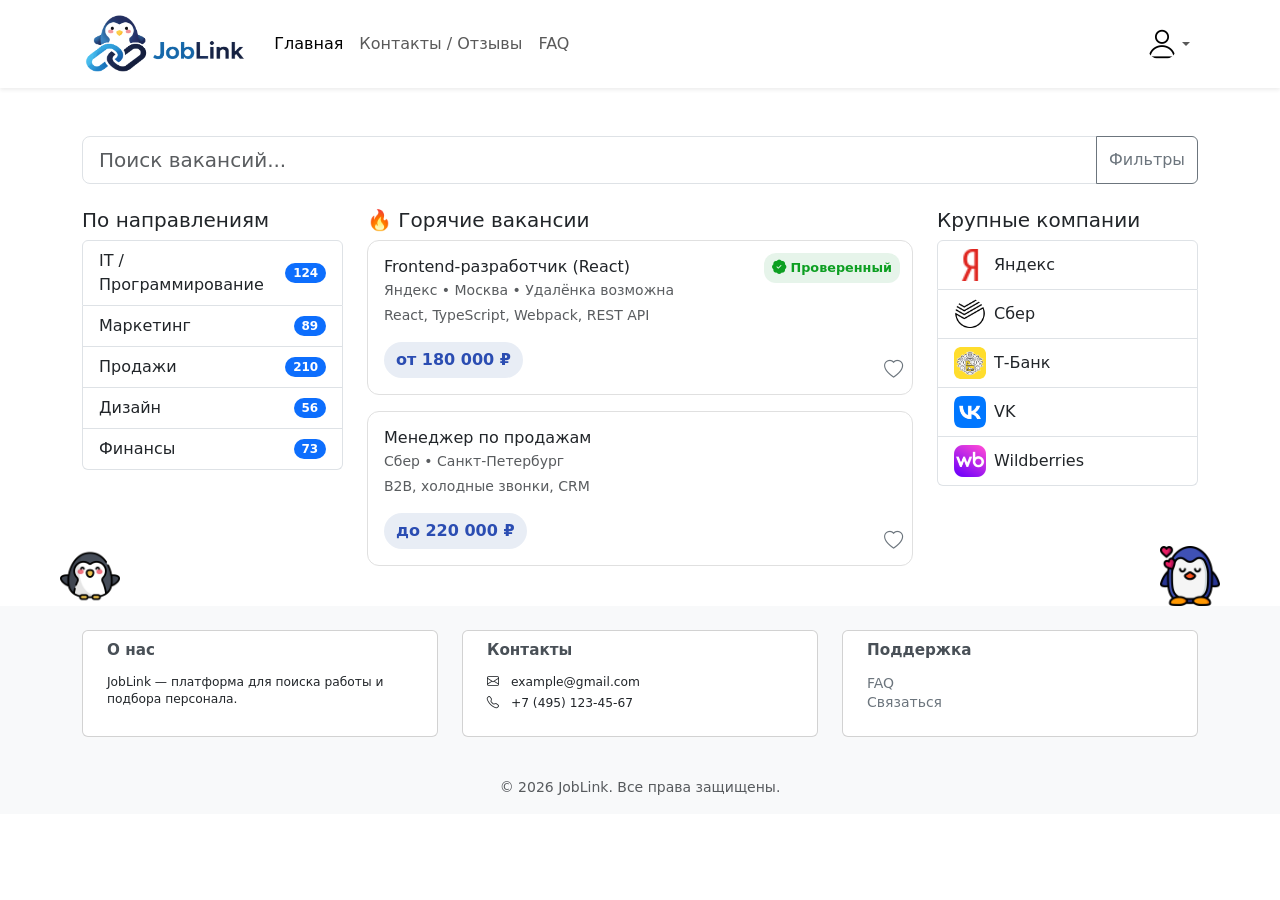
<file: index.html>
<!DOCTYPE html>
<html lang="ru">
<head>
  <meta charset="UTF-8" />
  <meta name="viewport" content="width=device-width, initial-scale=1.0"/>
  <title>JobLink — Найди работу мечты</title>
  <link href="https://cdn.jsdelivr.net/npm/bootstrap@5.3.3/dist/css/bootstrap.min.css" rel="stylesheet">
  <link rel="stylesheet" href="https://cdn.jsdelivr.net/npm/bootstrap-icons@1.11.3/font/bootstrap-icons.min.css">
  <link rel="stylesheet" href="style.css">
</head>
<body>

<nav class="navbar navbar-expand-lg bg-white shadow-sm py-2">
  <div class="container">
    <a class="navbar-brand" href="index.html">
      <img src="logo.png" alt="JobLink" height="62">
    </a>

    <div class="collapse navbar-collapse" id="mainNav">
      <ul class="navbar-nav me-auto mb-2 mb-lg-0">
        <li class="nav-item">
          <a class="nav-link active" href="index.html">Главная</a>
        </li>
        <li class="nav-item">
          <a class="nav-link" href="contacts.html">Контакты / Отзывы</a>
        </li>
        <li class="nav-item">
          <a class="nav-link" href="FAQ.html">FAQ</a>
        </li>
      </ul>
    </div>

    <ul class="navbar-nav ms-auto">
      <li class="nav-item dropdown">
        <a class="nav-link dropdown-toggle d-flex align-items-center" href="#" role="button" data-bs-toggle="dropdown">
          <img src="free-icon-user-icon-4360835.png" alt="Аватар" class="rounded-circle" width="32" height="32">
        </a>
        <ul class="dropdown-menu dropdown-menu-end">
          <li><a class="dropdown-item" href="#"><i class="bi bi-person me-2"></i> Аккаунт</a></li>
          <li><a class="dropdown-item" href="#"><i class="bi bi-gear me-2"></i> Настройки</a></li>
          <li><a class="dropdown-item" href="#"><i class="bi bi-star me-2"></i> Избранные вакансии</a></li>
          <li><a class="dropdown-item" href="#"><i class="bi bi-file-text me-2"></i> Резюме</a></li>
          <li><hr class="dropdown-divider"></li>
          <li><a class="dropdown-item" href="#"><i class="bi bi-headset me-2"></i> Поддержка</a></li>
        </ul>
      </li>
    </ul>

    <button class="navbar-toggler" type="button" data-bs-toggle="collapse" data-bs-target="#mainNav">
      <span class="navbar-toggler-icon"></span>
    </button>
  </div>
</nav>

<div class="container mt-5">
  <div class="input-group mb-2">
    <input type="text" class="form-control form-control-lg" placeholder="Поиск вакансий...">
    <button class="btn btn-outline-secondary" type="button" data-bs-toggle="collapse" data-bs-target="#filtersCollapse">
      Фильтры
    </button>
  </div>

  <div class="collapse" id="filtersCollapse">
    <div class="filters-collapse">
      <div class="row">
        <div class="col-lg-6">
          <div class="filter-section">
            <h6>Ключевые слова</h6>
            <input type="text" class="form-control mb-2" placeholder="например, директор по продажам">
            <div class="form-check">
              <input class="form-check-input" type="checkbox" id="inTitle">
              <label class="form-check-label" for="inTitle">в названии вакансии</label>
            </div>
            <div class="form-check">
              <input class="form-check-input" type="checkbox" id="inCompany">
              <label class="form-check-label" for="inCompany">в названии компании</label>
            </div>
            <div class="form-check mb-2">
              <input class="form-check-input" type="checkbox" id="inDesc">
              <label class="form-check-label" for="inDesc">в описании вакансии</label>
            </div>
            <a href="#" class="small text-muted">Описание языка поисковых запросов</a>
          </div>

          <div class="filter-section">
            <h6>Исключить слова</h6>
            <input type="text" class="form-control" placeholder="слова через запятую">
          </div>

          <div class="filter-section">
            <h6>Специализация</h6>
            <select class="form-select mb-2">
              <option>Любая</option>
              <option>Указать специализации...</option>
            </select>
          </div>

          <div class="filter-section">
            <h6>Отрасль компании</h6>
            <select class="form-select mb-2">
              <option>Любая</option>
              <option>Указать отрасль компании...</option>
            </select>
          </div>

          <div class="filter-section">
            <h6>Регион</h6>
            <input type="text" class="form-control" placeholder="Москва">
          </div>

          <div class="filter-section">
            <h6>Район / Метро</h6>
            <input type="text" class="form-control mb-2" placeholder="Район">
            <input type="text" class="form-control" placeholder="Метро">
          </div>
        </div>

        <div class="col-lg-6">
          <div class="filter-section">
            <h6>Уровень дохода</h6>
            <div class="form-check mb-2">
              <input class="form-check-input" type="checkbox" id="showWithSalary">
              <label class="form-check-label" for="showWithSalary">Показывать только вакансии с указанным уровнем дохода</label>
            </div>
            <h6>Частота выплат</h6>
            <div class="form-check">
              <input class="form-check-input" type="radio" name="paymentFreq" id="daily">
              <label class="form-check-label" for="daily">Ежедневно</label>
            </div>
            <div class="form-check">
              <input class="form-check-input" type="radio" name="paymentFreq" id="weekly">
              <label class="form-check-label" for="weekly">Раз в неделю</label>
            </div>
            <div class="form-check">
              <input class="form-check-input" type="radio" name="paymentFreq" id="twice">
              <label class="form-check-label" for="twice">Два раза в месяц</label>
            </div>
            <div class="form-check">
              <input class="form-check-input" type="radio" name="paymentFreq" id="monthly">
              <label class="form-check-label" for="monthly">Раз в месяц</label>
            </div>
            <div class="form-check">
              <input class="form-check-input" type="radio" name="paymentFreq" id="project">
              <label class="form-check-label" for="project">За проект</label>
            </div>
          </div>

          <div class="filter-section">
            <h6>Образование</h6>
            <div class="form-check">
              <input class="form-check-input" type="radio" name="edu" id="eduAny">
              <label class="form-check-label" for="eduAny">Не требуется или не указано</label>
            </div>
            <div class="form-check">
              <input class="form-check-input" type="radio" name="edu" id="eduMid">
              <label class="form-check-label" for="eduMid">Среднее профессиональное</label>
            </div>
            <div class="form-check">
              <input class="form-check-input" type="radio" name="edu" id="eduHigh">
              <label class="form-check-label" for="eduHigh">Высшее</label>
            </div>
          </div>

          <div class="filter-section">
            <h6>Требуемый опыт работы</h6>
            <select class="form-select">
              <option>Не имеет значения</option>
              <option>Нет опыта</option>
              <option>От 1 года до 3 лет</option>
              <option>От 3 до 6 лет</option>
              <option>Более 6 лет</option>
            </select>
          </div>

          <div class="filter-section">
            <h6>Тип занятости</h6>
            <div class="form-check">
              <input class="form-check-input" type="checkbox" id="full">
              <label class="form-check-label" for="full">Полная занятость</label>
            </div>
            <div class="form-check">
              <input class="form-check-input" type="checkbox" id="part">
              <label class="form-check-label" for="part">Частичная занятость</label>
            </div>
            <div class="form-check">
              <input class="form-check-input" type="checkbox" id="temp">
              <label class="form-check-label" for="temp">Подработка</label>
            </div>
            <div class="form-check">
              <input class="form-check-input" type="checkbox" id="shift">
              <label class="form-check-label" for="shift">Вахта</label>
            </div>
            <div class="form-check">
              <input class="form-check-input" type="checkbox" id="gph">
              <label class="form-check-label" for="gph">Оформление по ГПХ или по совместительству</label>
            </div>
            <div class="form-check">
              <input class="form-check-input" type="checkbox" id="intern">
              <label class="form-check-label" for="intern">Стажировка</label>
            </div>
          </div>

          <div class="filter-section">
            <h6>График работы</h6>
            <div class="form-check">
              <input class="form-check-input" type="checkbox" id="day">
              <label class="form-check-label" for="day">Рабочие часы в день</label>
            </div>
            <div class="form-check">
              <input class="form-check-input" type="checkbox" id="night">
              <label class="form-check-label" for="night">Вечерние или ночные смены</label>
            </div>
          </div>

          <div class="filter-section">
            <h6>Формат работы</h6>
            <div class="form-check">
              <input class="form-check-input" type="checkbox" id="office">
              <label class="form-check-label" for="office">На месте работодателя</label>
            </div>
            <div class="form-check">
              <input class="form-check-input" type="checkbox" id="remote">
              <label class="form-check-label" for="remote">Удалённо</label>
            </div>
            <div class="form-check">
              <input class="form-check-input" type="checkbox" id="hybrid">
              <label class="form-check-label" for="hybrid">Гибрид</label>
            </div>
            <div class="form-check">
              <input class="form-check-input" type="checkbox" id="travel">
              <label class="form-check-label" for="travel">Разъездной</label>
            </div>
          </div>
        </div>
      </div>
      <div class="text-end mt-2">
        <button class="btn btn-primary">Применить фильтры</button>
      </div>
    </div>
  </div>

  <div class="row mt-4">
    <div class="col-lg-3 mb-4">
      <h5>По направлениям</h5>
      <ul class="list-group">
        <li class="list-group-item d-flex justify-content-between align-items-center">
          IT / Программирование
          <span class="badge bg-primary rounded-pill">124</span>
        </li>
        <li class="list-group-item d-flex justify-content-between align-items-center">
          Маркетинг
          <span class="badge bg-primary rounded-pill">89</span>
        </li>
        <li class="list-group-item d-flex justify-content-between align-items-center">
          Продажи
          <span class="badge bg-primary rounded-pill">210</span>
        </li>
        <li class="list-group-item d-flex justify-content-between align-items-center">
          Дизайн
          <span class="badge bg-primary rounded-pill">56</span>
        </li>
        <li class="list-group-item d-flex justify-content-between align-items-center">
          Финансы
          <span class="badge bg-primary rounded-pill">73</span>
        </li>
      </ul>
    </div>

    <div class="col-lg-6 mb-4">
      <h5>🔥 Горячие вакансии</h5>

      <div class="job-card mb-3">
        <div class="verified-badge">
          <i class="bi bi-patch-check-fill"></i> Проверенный
        </div>
        <div class="d-flex">
         
          <div class="flex-grow-1">
            <h6 class="mb-1">Frontend-разработчик (React)</h6>
            <p class="text-muted small mb-1">Яндекс • Москва • Удалёнка возможна</p>
            <p class="small text-muted mb-2">React, TypeScript, Webpack, REST API</p>
            <span class="salary-badge">от 180 000 ₽</span>
          </div>
        </div>
      </div>

      <div class="job-card mb-3">
        <div class="d-flex">
         
          <div class="flex-grow-1">
            <h6 class="mb-1">Менеджер по продажам</h6>
            <p class="text-muted small mb-1">Сбер • Санкт-Петербург</p>
            <p class="small text-muted mb-2">B2B, холодные звонки, CRM</p>
            <span class="salary-badge">до 220 000 ₽</span>
          </div>
        </div>
      </div>
    </div>

    <div class="col-lg-3 mb-4">
      <h5>Крупные компании</h5>
      <ul class="list-group">
        <li class="list-group-item d-flex align-items-center">
          <img src="icons8-yandex.png" class="me-2 rounded" width="32" height="32" alt="Яндекс">
          Яндекс
        </li>
        <li class="list-group-item d-flex align-items-center">
          <img src="icons8-sber.png" class="me-2 rounded" width="32" height="32" alt="Сбер">
          Сбер
        </li>
        <li class="list-group-item d-flex align-items-center">
          <img src="free-png.ru-125.png" class="me-2 rounded" width="32" height="32" alt="Т-Банк">
          Т-Банк
        </li>
        <li class="list-group-item d-flex align-items-center">
          <img src="vk-logo.png" class="me-2 rounded" width="32" height="32" alt="VK">
          VK
        </li>
        <li class="list-group-item d-flex align-items-center">
          <img src="wildberries-sign-logo.png" class="me-2 rounded" width="32" height="32" alt="Wildberries">
          Wildberries
        </li>
      </ul>
    </div>
  </div>
</div>

<div class="footer-wrapper" style="position: relative;">
  <footer class="bg-light pt-4 pb-3">
    <div class="container">
      <div class="row footer-collapsible">
        <div class="col-md-4 mb-3">
          <div class="card">
            <div class="card-header" data-bs-toggle="collapse" data-bs-target="#about">
              <h5 class="m-0">О нас</h5>
            </div>
            <div class="collapse show" id="about">
              <div class="card-body">
                <p class="small">JobLink — платформа для поиска работы и подбора персонала.</p>
              </div>
            </div>
          </div>
        </div>
        <div class="col-md-4 mb-3">
          <div class="card">
            <div class="card-header" data-bs-toggle="collapse" data-bs-target="#contacts">
              <h5 class="m-0">Контакты</h5>
            </div>
            <div class="collapse show" id="contacts">
              <div class="card-body">
                <p class="small mb-1"><i class="bi bi-envelope me-2"></i> example@gmail.com</p>
                <p class="small mb-1"><i class="bi bi-telephone me-2"></i> +7 (495) 123-45-67</p>
              </div>
            </div>
          </div>
        </div>
        <div class="col-md-4 mb-3">
          <div class="card">
            <div class="card-header" data-bs-toggle="collapse" data-bs-target="#support">
              <h5 class="m-0">Поддержка</h5>
            </div>
            <div class="collapse show" id="support">
              <div class="card-body">
                <a href="faq.html" class="footer-link small d-block">FAQ</a>
                <a href="contacts.html" class="footer-link small d-block">Связаться</a>
              </div>
            </div>
          </div>
        </div>
      </div>
      <div class="text-center text-muted small mt-4">
        © 2026 JobLink. Все права защищены.
      </div>
    </div>
  </footer>

  <div class="penguin-on-footer" style="
    position: absolute;
    bottom: 100%; 
    left: 60px; 
    width: 60px;
    pointer-events: none;
    z-index: 10;
  ">
    <img src="free-icon-penguin-826912.png" alt="Пингвин на футере" style="width:100%;">
    
  </div>

  <div class="penguin-on-footer" style="
    position: absolute;
    bottom: 100%; 
    right: 60px; 
    width: 60px;
    pointer-events: none;
    z-index: 10;
  ">
    <img src="free-icon-penguin-2569877.png" alt="Пингвин на футере" style="width:100%;">
    
  </div>
</div>

<script src="https://cdn.jsdelivr.net/npm/bootstrap@5.3.3/dist/js/bootstrap.bundle.min.js"></script>
<script src="script.js"></script>

</body>
</html>
</file>
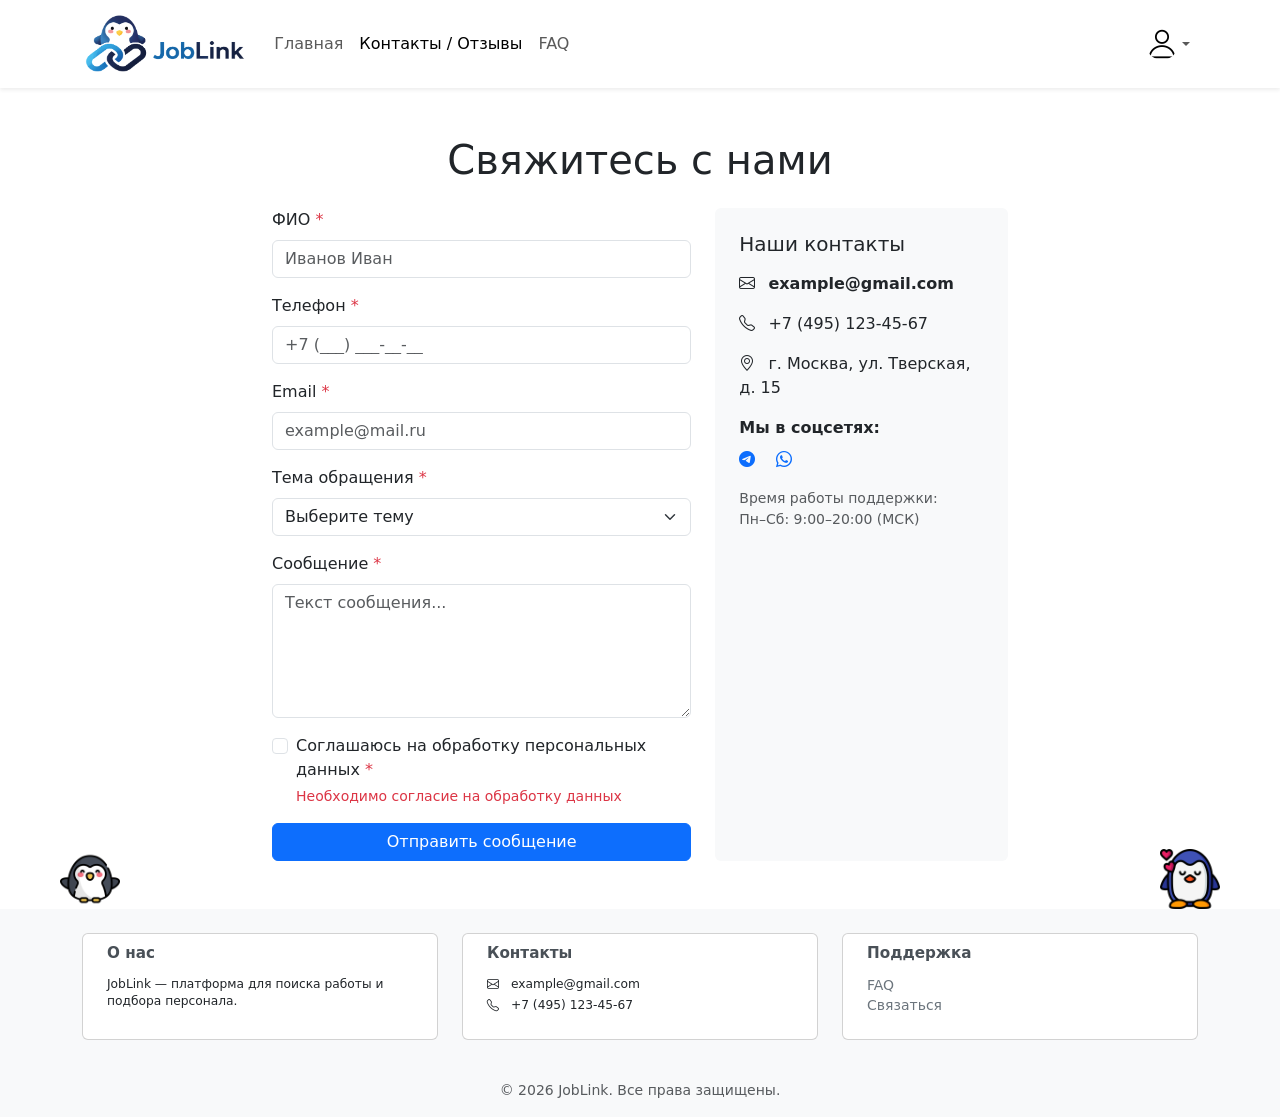
<file: contacts.html>
<!DOCTYPE html>
<html lang="ru">
<head>
    <meta charset="UTF-8" />
    <meta name="viewport" content="width=device-width, initial-scale=1.0"/>
    <title>Контакты — JobLink</title>
    <link href="https://cdn.jsdelivr.net/npm/bootstrap@5.3.3/dist/css/bootstrap.min.css" rel="stylesheet">
    <link rel="stylesheet" href="https://cdn.jsdelivr.net/npm/bootstrap-icons@1.11.3/font/bootstrap-icons.min.css">
    <link rel="stylesheet" href="style.css">
</head>
<body>
    <!-- Навигация -->
    <nav class="navbar navbar-expand-lg bg-white shadow-sm py-2">
        <div class="container">
            <a class="navbar-brand" href="index.html">
                <img src="logo.png" alt="JobLink" height="62">
            </a>
            <div class="collapse navbar-collapse" id="mainNav">
                <ul class="navbar-nav me-auto mb-2 mb-lg-0">
                    <li class="nav-item">
                        <a class="nav-link" href="index.html">Главная</a>
                    </li>
                    <li class="nav-item">
                        <a class="nav-link active" href="contacts.html">Контакты / Отзывы</a>
                    </li>
                    <li class="nav-item">
                        <a class="nav-link" href="FAQ.html">FAQ</a>
                    </li>
                </ul>
            </div>
            <ul class="navbar-nav ms-auto">
                <li class="nav-item dropdown">
                    <a class="nav-link dropdown-toggle d-flex align-items-center" href="#" role="button" data-bs-toggle="dropdown">
                        <img src="free-icon-user-icon-4360835.png" alt="Аватар" class="rounded-circle" width="32" height="32">
                    </a>
                    <ul class="dropdown-menu dropdown-menu-end">
                        <li><a class="dropdown-item" href="#"><i class="bi bi-person me-2"></i> Аккаунт</a></li>
                        <li><a class="dropdown-item" href="#"><i class="bi bi-gear me-2"></i> Настройки</a></li>
                        <li><a class="dropdown-item" href="#"><i class="bi bi-star me-2"></i> Избранные вакансии</a></li>
                        <li><a class="dropdown-item" href="#"><i class="bi bi-file-text me-2"></i> Резюме</a></li>
                        <li><hr class="dropdown-divider"></li>
                        <li><a class="dropdown-item" href="#"><i class="bi bi-headset me-2"></i> Поддержка</a></li>
                    </ul>
                </li>
            </ul>
            <button class="navbar-toggler" type="button" data-bs-toggle="collapse" data-bs-target="#mainNav">
                <span class="navbar-toggler-icon"></span>
            </button>
        </div>
    </nav>

    <!-- Основной контент -->
    <div class="container mt-5 mb-5">
        <div class="row justify-content-center">
            <div class="col-lg-8">
                <h1 class="text-center mb-4">Свяжитесь с нами</h1>
                <div class="row">
                    <div class="col-md-7">
                        <!-- Добавлен id и novalidate -->
                        <form id="contactForm" novalidate>
                            <!-- ФИО -->
                            <div class="mb-3">
                                <label for="name" class="form-label">ФИО <span class="text-danger">*</span></label>
                                <input type="text" class="form-control" id="name" placeholder="Иванов Иван">
                                <div class="invalid-feedback">Введите фамилию и имя (минимум 2 слова)</div>
                            </div>

                            <!-- Телефон (Добавлено по требованию методички) -->
                            <div class="mb-3">
                                <label for="phone" class="form-label">Телефон <span class="text-danger">*</span></label>
                                <input type="tel" class="form-control" id="phone" placeholder="+7 (___) ___-__-__">
                                <div class="invalid-feedback">Введите минимум 10 цифр</div>
                            </div>

                            <!-- Email -->
                            <div class="mb-3">
                                <label for="email" class="form-label">Email <span class="text-danger">*</span></label>
                                <input type="email" class="form-control" id="email" placeholder="example@mail.ru">
                                <div class="invalid-feedback">Введите корректный email</div>
                            </div>

                            <!-- Тема -->
                            <div class="mb-3">
                                <label for="subject" class="form-label">Тема обращения <span class="text-danger">*</span></label>
                                <select class="form-select" id="subject">
                                    <option value="" disabled selected>Выберите тему</option>
                                    <option>Вопрос по вакансии</option>
                                    <option>Проблема с резюме</option>
                                    <option>Техническая поддержка</option>
                                    <option>Предложение сотрудничества</option>
                                    <option>Жалоба или отзыв</option>
                                </select>
                                <div class="invalid-feedback">Выберите тему обращения</div>
                            </div>

                            <!-- Сообщение -->
                            <div class="mb-3">
                                <label for="message" class="form-label">Сообщение <span class="text-danger">*</span></label>
                                <textarea class="form-control" id="message" rows="5" placeholder="Текст сообщения..."></textarea>
                                <div class="invalid-feedback">Введите сообщение (минимум 10 символов)</div>
                            </div>

                            <!-- Согласие -->
                            <div class="mb-3 form-check">
                                <input type="checkbox" class="form-check-input" id="consent">
                                <label class="form-check-label" for="consent">
                                    Соглашаюсь на обработку персональных данных <span class="text-danger">*</span>
                                </label>
                                <div class="invalid-feedback d-block">Необходимо согласие на обработку данных</div>
                            </div>

                            <button type="submit" class="btn btn-primary w-100">Отправить сообщение</button>
                        </form>
                    </div>
                    <div class="col-md-5">
                        <div class="bg-light p-4 rounded h-100">
                            <h5 class="mb-3">Наши контакты</h5>
                            <p><i class="bi bi-envelope me-2"></i> <strong>example@gmail.com</strong></p>
                            <p><i class="bi bi-telephone me-2"></i> +7 (495) 123-45-67</p>
                            <p><i class="bi bi-geo-alt me-2"></i> г. Москва, ул. Тверская, д. 15</p>
                            <p class="mt-3 mb-2"><strong>Мы в соцсетях:</strong></p>
                            <div>
                                <a href="#" class="me-2 text-decoration-none"><i class="bi bi-telegram"></i></a>
                                <a href="#" class="me-2 text-decoration-none"><i class="bi bi-vk"></i></a>
                                <a href="#" class="text-decoration-none"><i class="bi bi-whatsapp"></i></a>
                            </div>
                            <p class="small text-muted mt-3">
                                Время работы поддержки:<br>
                                Пн–Сб: 9:00–20:00 (МСК)
                            </p>
                        </div>
                    </div>
                </div>
            </div>
        </div>
    </div>

    <!-- Футер -->
    <div class="footer-wrapper" style="position: relative;">
        <footer class="bg-light pt-4 pb-3">
            <div class="container">
                <div class="row footer-collapsible">
                    <div class="col-md-4 mb-3">
                        <div class="card">
                            <div class="card-header" data-bs-toggle="collapse" data-bs-target="#about">
                                <h5 class="m-0">О нас</h5>
                            </div>
                            <div class="collapse show" id="about">
                                <div class="card-body">
                                    <p class="small">JobLink — платформа для поиска работы и подбора персонала.</p>
                                </div>
                            </div>
                        </div>
                    </div>
                    <div class="col-md-4 mb-3">
                        <div class="card">
                            <div class="card-header" data-bs-toggle="collapse" data-bs-target="#contacts">
                                <h5 class="m-0">Контакты</h5>
                            </div>
                            <div class="collapse show" id="contacts">
                                <div class="card-body">
                                    <p class="small mb-1"><i class="bi bi-envelope me-2"></i> example@gmail.com</p>
                                    <p class="small mb-1"><i class="bi bi-telephone me-2"></i> +7 (495) 123-45-67</p>
                                </div>
                            </div>
                        </div>
                    </div>
                    <div class="col-md-4 mb-3">
                        <div class="card">
                            <div class="card-header" data-bs-toggle="collapse" data-bs-target="#support">
                                <h5 class="m-0">Поддержка</h5>
                            </div>
                            <div class="collapse show" id="support">
                                <div class="card-body">
                                    <a href="faq.html" class="footer-link small d-block">FAQ</a>
                                    <a href="contacts.html" class="footer-link small d-block">Связаться</a>
                                </div>
                            </div>
                        </div>
                    </div>
                </div>
                <div class="text-center text-muted small mt-4">
                    © 2026 JobLink. Все права защищены.
                </div>
            </div>
        </footer>
        <div class="penguin-on-footer" style="position: absolute; bottom: 100%; left: 60px; width: 60px; pointer-events: none; z-index: 10;">
            <img src="free-icon-penguin-826912.png" alt="Пингвин на футере" style="width:100%;">
        </div>
        <div class="penguin-on-footer" style="position: absolute; bottom: 100%; right: 60px; width: 60px; pointer-events: none; z-index: 10;">
            <img src="free-icon-penguin-2569877.png" alt="Пингвин на футере" style="width:100%;">
        </div>
    </div>

    <script src="https://cdn.jsdelivr.net/npm/bootstrap@5.3.3/dist/js/bootstrap.bundle.min.js"></script>
 
    <script src="validation.js"></script>
    <script src="consoleLogger.js"></script>
</body>
</html>
</file>
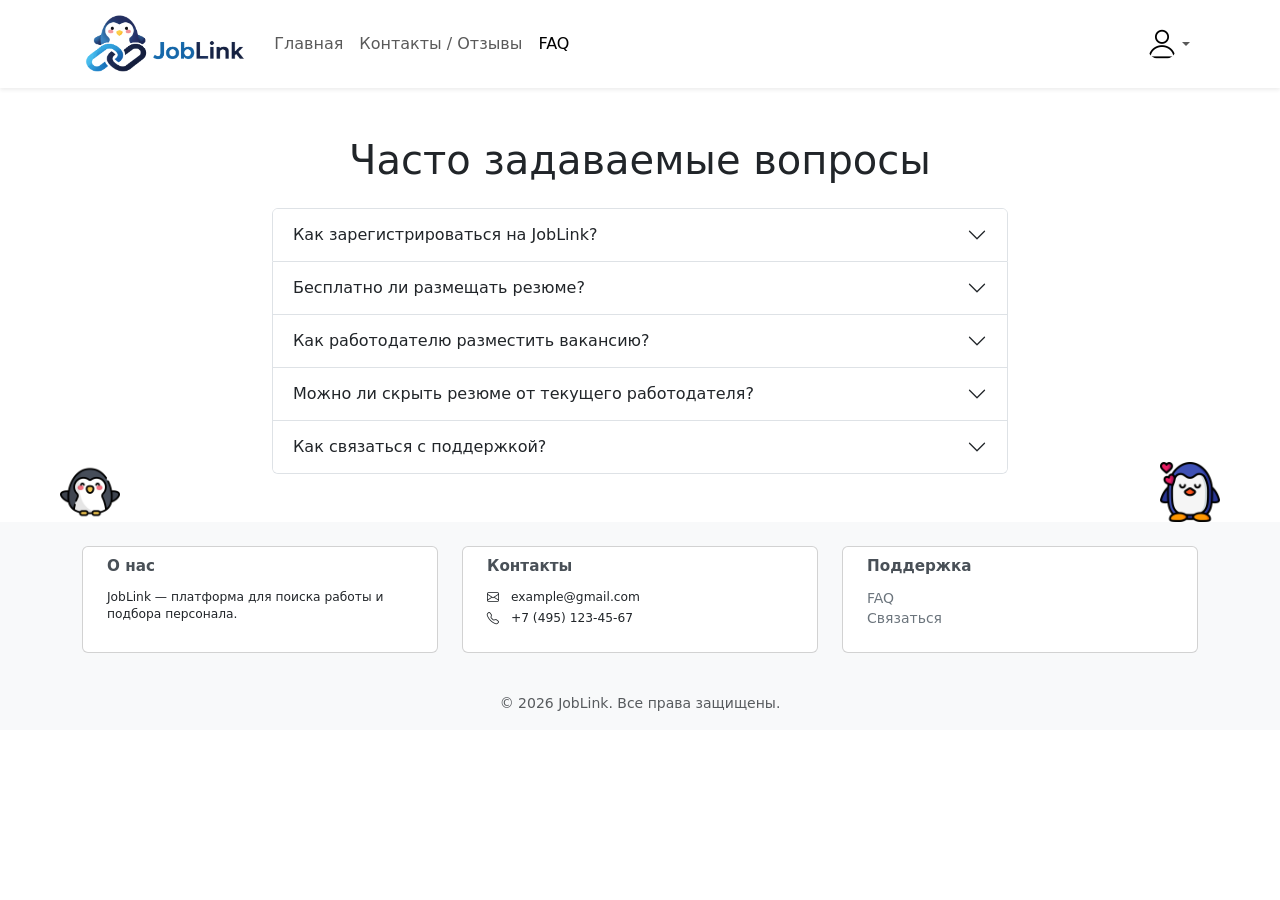
<file: FAQ.html>
<!DOCTYPE html>
<html lang="ru">
<head>
  <meta charset="UTF-8" />
  <meta name="viewport" content="width=device-width, initial-scale=1.0"/>
  <title>FAQ — JobLink</title>
  <link href="https://cdn.jsdelivr.net/npm/bootstrap@5.3.3/dist/css/bootstrap.min.css" rel="stylesheet">
  <link rel="stylesheet" href="https://cdn.jsdelivr.net/npm/bootstrap-icons@1.11.3/font/bootstrap-icons.min.css">
  <link rel="stylesheet" href="style.css"> 
</head>
<body>

<nav class="navbar navbar-expand-lg bg-white shadow-sm py-2">
  <div class="container">
    <a class="navbar-brand" href="index.html">
      <img src="logo.png" alt="JobLink" height="62">
    </a>

    <div class="collapse navbar-collapse" id="mainNav">
      <ul class="navbar-nav me-auto">
        <li class="nav-item">
          <a class="nav-link" href="index.html">Главная</a>
        </li>
        <li class="nav-item">
          <a class="nav-link" href="contacts.html">Контакты / Отзывы</a>
        </li>
        <li class="nav-item">
          <a class="nav-link active" href="FAQ.html">FAQ</a>
        </li>
      </ul>
    </div>

    <ul class="navbar-nav ms-auto">
      <li class="nav-item dropdown">
        <a class="nav-link dropdown-toggle d-flex align-items-center" href="#" role="button" data-bs-toggle="dropdown">
          <img src="free-icon-user-icon-4360835.png" alt="Аватар" class="rounded-circle" width="32" height="32">
        </a>
        <ul class="dropdown-menu dropdown-menu-end">
          <li><a class="dropdown-item" href="#"><i class="bi bi-person me-2"></i> Аккаунт</a></li>
          <li><a class="dropdown-item" href="#"><i class="bi bi-gear me-2"></i> Настройки</a></li>
          <li><a class="dropdown-item" href="#"><i class="bi bi-star me-2"></i> Избранные вакансии</a></li>
          <li><a class="dropdown-item" href="#"><i class="bi bi-file-text me-2"></i> Резюме</a></li>
          <li><hr class="dropdown-divider"></li>
          <li><a class="dropdown-item" href="#"><i class="bi bi-headset me-2"></i> Поддержка</a></li>
        </ul>
      </li>
    </ul>

    <button class="navbar-toggler" type="button" data-bs-toggle="collapse" data-bs-target="#mainNav">
      <span class="navbar-toggler-icon"></span>
    </button>
  </div>
</nav>

<div class="container mt-5 mb-5">
  <div class="row justify-content-center">
    <div class="col-lg-8">
      <h1 class="text-center mb-4">Часто задаваемые вопросы</h1>

      <div class="accordion" id="faqAccordion">
        <div class="accordion-item">
          <h2 class="accordion-header" id="heading1">
            <button class="accordion-button collapsed" type="button" data-bs-toggle="collapse" data-bs-target="#collapse1">
              Как зарегистрироваться на JobLink?
            </button>
          </h2>
          <div id="collapse1" class="accordion-collapse collapse" data-bs-parent="#faqAccordion">
            <div class="accordion-body">
              Перейдите на главную страницу и нажмите кнопку «Зарегистрироваться» в правом верхнем углу. Выберите тип аккаунта: соискатель или работодатель. Заполните простую форму — и вы сразу получите доступ к платформе.
            </div>
          </div>
        </div>

        <div class="accordion-item">
          <h2 class="accordion-header" id="heading2">
            <button class="accordion-button collapsed" type="button" data-bs-toggle="collapse" data-bs-target="#collapse2">
              Бесплатно ли размещать резюме?
            </button>
          </h2>
          <div id="collapse2" class="accordion-collapse collapse" data-bs-parent="#faqAccordion">
            <div class="accordion-body">
              Да! Создание и публикация резюме полностью бесплатны для соискателей. Вы также можете откликаться на вакансии без ограничений.
            </div>
          </div>
        </div>

        <div class="accordion-item">
          <h2 class="accordion-header" id="heading3">
            <button class="accordion-button collapsed" type="button" data-bs-toggle="collapse" data-bs-target="#collapse3">
              Как работодателю разместить вакансию?
            </button>
          </h2>
          <div id="collapse3" class="accordion-collapse collapse" data-bs-parent="#faqAccordion">
            <div class="accordion-body">
              После регистрации как работодатель перейдите в личный кабинет и нажмите «Добавить вакансию». Укажите должность, зарплату, требования и условия. Вакансия будет опубликована после модерации (обычно в течение 1 часа).
            </div>
          </div>
        </div>

        <div class="accordion-item">
          <h2 class="accordion-header" id="heading4">
            <button class="accordion-button collapsed" type="button" data-bs-toggle="collapse" data-bs-target="#collapse4">
              Можно ли скрыть резюме от текущего работодателя?
            </button>
          </h2>
          <div id="collapse4" class="accordion-collapse collapse" data-bs-parent="#faqAccordion">
            <div class="accordion-body">
              Да! В настройках резюме вы можете включить режим «Не показывать текущему работодателю» или сделать резюме видимым только по прямой ссылке.
            </div>
          </div>
        </div>

        <div class="accordion-item">
          <h2 class="accordion-header" id="heading5">
            <button class="accordion-button collapsed" type="button" data-bs-toggle="collapse" data-bs-target="#collapse5">
              Как связаться с поддержкой?
            </button>
          </h2>
          <div id="collapse5" class="accordion-collapse collapse" data-bs-parent="#faqAccordion">
            <div class="accordion-body">
              Вы можете написать нам через форму на странице <a href="contacts.html">«Контакты / Отзывы»</a>, отправить email на example@gmail.com или воспользоваться чатом в личном кабинете. Мы отвечаем в течение 24 часов.
            </div>
          </div>
        </div>
      </div>
    </div>
  </div>
</div>

<div class="footer-wrapper" style="position: relative;">
  <footer class="bg-light pt-4 pb-3">
    <div class="container">
      <div class="row footer-collapsible">
        <div class="col-md-4 mb-3">
          <div class="card">
            <div class="card-header" data-bs-toggle="collapse" data-bs-target="#about">
              <h5 class="m-0">О нас</h5>
            </div>
            <div class="collapse show" id="about">
              <div class="card-body">
                <p class="small">JobLink — платформа для поиска работы и подбора персонала.</p>
              </div>
            </div>
          </div>
        </div>
        <div class="col-md-4 mb-3">
          <div class="card">
            <div class="card-header" data-bs-toggle="collapse" data-bs-target="#contacts">
              <h5 class="m-0">Контакты</h5>
            </div>
            <div class="collapse show" id="contacts">
              <div class="card-body">
                <p class="small mb-1"><i class="bi bi-envelope me-2"></i> example@gmail.com</p>
                <p class="small mb-1"><i class="bi bi-telephone me-2"></i> +7 (495) 123-45-67</p>
              </div>
            </div>
          </div>
        </div>
        <div class="col-md-4 mb-3">
          <div class="card">
            <div class="card-header" data-bs-toggle="collapse" data-bs-target="#support">
              <h5 class="m-0">Поддержка</h5>
            </div>
            <div class="collapse show" id="support">
              <div class="card-body">
                <a href="FAQ.html" class="footer-link small d-block">FAQ</a>
                <a href="contacts.html" class="footer-link small d-block">Связаться</a>
              </div>
            </div>
          </div>
        </div>
      </div>
      <div class="text-center text-muted small mt-4">
        © 2026 JobLink. Все права защищены.
      </div>
    </div>
  </footer>

  <div class="penguin-on-footer" style="
    position: absolute;
    bottom: 100%; 
    left: 60px; 
    width: 60px;
    pointer-events: none;
    z-index: 10;
  ">
    <img src="free-icon-penguin-826912.png" alt="Пингвин на футере" style="width:100%;">
    
  </div>
  <div class="penguin-on-footer" style="
    position: absolute;
    bottom: 100%; 
    right: 60px; 
    width: 60px;
    pointer-events: none;
    z-index: 10;
  ">
    <img src="free-icon-penguin-2569877.png" alt="Пингвин на футере" style="width:100%;">
    
  </div>
</div>

<script src="https://cdn.jsdelivr.net/npm/bootstrap@5.3.3/dist/js/bootstrap.bundle.min.js"></script>

</body>
</html>
</file>
<file: style.css>
.navbar {
  position: sticky;
  top: 0;
  z-index: 1030; 
}
  .dropdown-menu {
    border: 1px solid rgba(0,0,0,0.1);
    box-shadow: 0 4px 12px rgba(0,0,0,0.08);
    border-radius: 8px;
    padding: 0.5rem 0;
  }
  .dropdown-item {
    padding: 0.5rem 1rem;
    font-size: 0.95rem;
  }
  .dropdown-item:hover {
    background-color: #f1f5ff;
  }

  .job-card {
    position: relative;
    padding: 16px;
    border: 1px solid #e0e0e0;
    border-radius: 12px;
    transition: box-shadow 0.2s;
  }
  .job-card:hover {
    box-shadow: 0 4px 12px rgba(0,0,0,0.06);
  }
  .verified-badge {
    position: absolute;
    top: 12px;
    right: 12px;
    display: flex;
    align-items: center;
    gap: 4px;
    background: #e6f4ea;
    color: #0d9f22;
    padding: 4px 8px;
    border-radius: 12px;
    font-size: 0.8rem;
    font-weight: 600;
  }
  .verified-badge i {
    font-size: 0.9rem;
  }
  .salary-badge {
    background: #e8edf5;
    color: #2b4db2;
    font-weight: bold;
    padding: 6px 12px;
    border-radius: 20px;
    display: inline-block;
    margin-top: 8px;
  }
  .company-avatar {
    width: 48px;
    height: 48px;
    object-fit: cover;
    border-radius: 8px;
  }
  .filters-collapse {
    background: #fafafa;
    padding: 1.5rem;
    border: 1px solid #e9ecef;
    border-radius: 0 0 12px 12px;
    margin-top: -1px;
  }
  .filter-section {
    margin-bottom: 1.5rem;
  }
  .filter-section h6 {
    margin-bottom: 0.75rem;
    font-weight: 600;
    color: #333;
  }

  
  .footer-link {
    color: #6c757d;
    text-decoration: none;
    font-size: 0.875rem;
  }
  .footer-link:hover {
    color: #1b0db0;
    text-decoration: underline;
  }

footer .card {
  
  height: 100%;
  display: flex;
  flex-direction: column;
}

footer .card-header {
  background: none;
  border: none;
  padding: 0.6rem 0 0.4rem 1rem; 
  cursor: pointer;
  flex-shrink: 0; 
}

footer .card-header h5 {
  font-size: 0.95rem;
  font-weight: 600;
  color: #495057;
  margin: 0;
  padding-left: 0.5rem; 
}

footer .card-body {

  padding: 0.5rem 0.75rem 0.75rem 1.5rem !important;
  font-size: 0.875rem;
  line-height: 1.4;
  flex-grow: 1; 
}

.footer-link {
  color: #6c757d;
  text-decoration: none;
  font-size: 0.875rem;
}
.footer-link:hover {
  color: #0a3ac9;
  text-decoration: underline;
}

.list-group{
padding-bottom: 50px;
}
</file>
